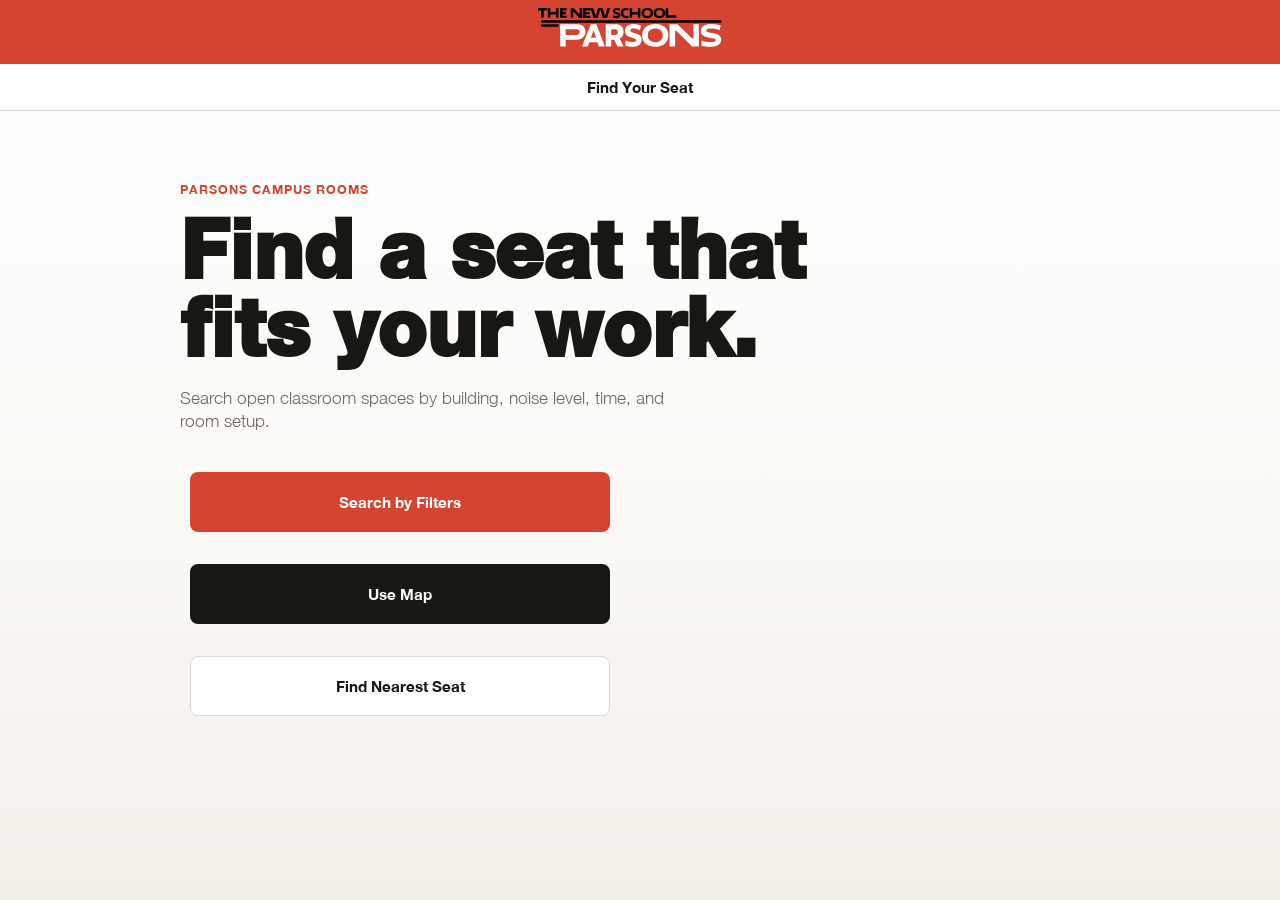
<file: index.html>
<!DOCTYPE html>
<html>

<head>
    <title>Find Your Seat</title>
    <link rel="stylesheet" href="styles.css">
    <meta name="viewport" content="width=device-width, initial-scale=1.0">
</head>

<body>

    <div class="header">
        <div class="header-top">
            <img src="assets/parsons_header.svg" alt="Parsons Logo">
        </div>
        <div class="header-bottom">
            <p><a href="index.html">Find Your Seat</a></p>
        </div>
    </div>

    <main class="home-panel">
        <p class="eyebrow">Parsons campus rooms</p>
        <h1>Find a seat that fits your work.</h1>
        <p class="intro">Search open classroom spaces by building, noise level, time, and room setup.</p>

        <div class="button_container">
            <a class="button1" href="filters.html">Search by Filters</a>
            <a class="button1 secondary" href="map.html">Use Map</a>
            <a class="button1 tertiary" href="results.html?sort=nearest">Find Nearest Seat</a>
        </div>
    </main>
    <script src="script.js"></script>
</body>

</html>
</file>
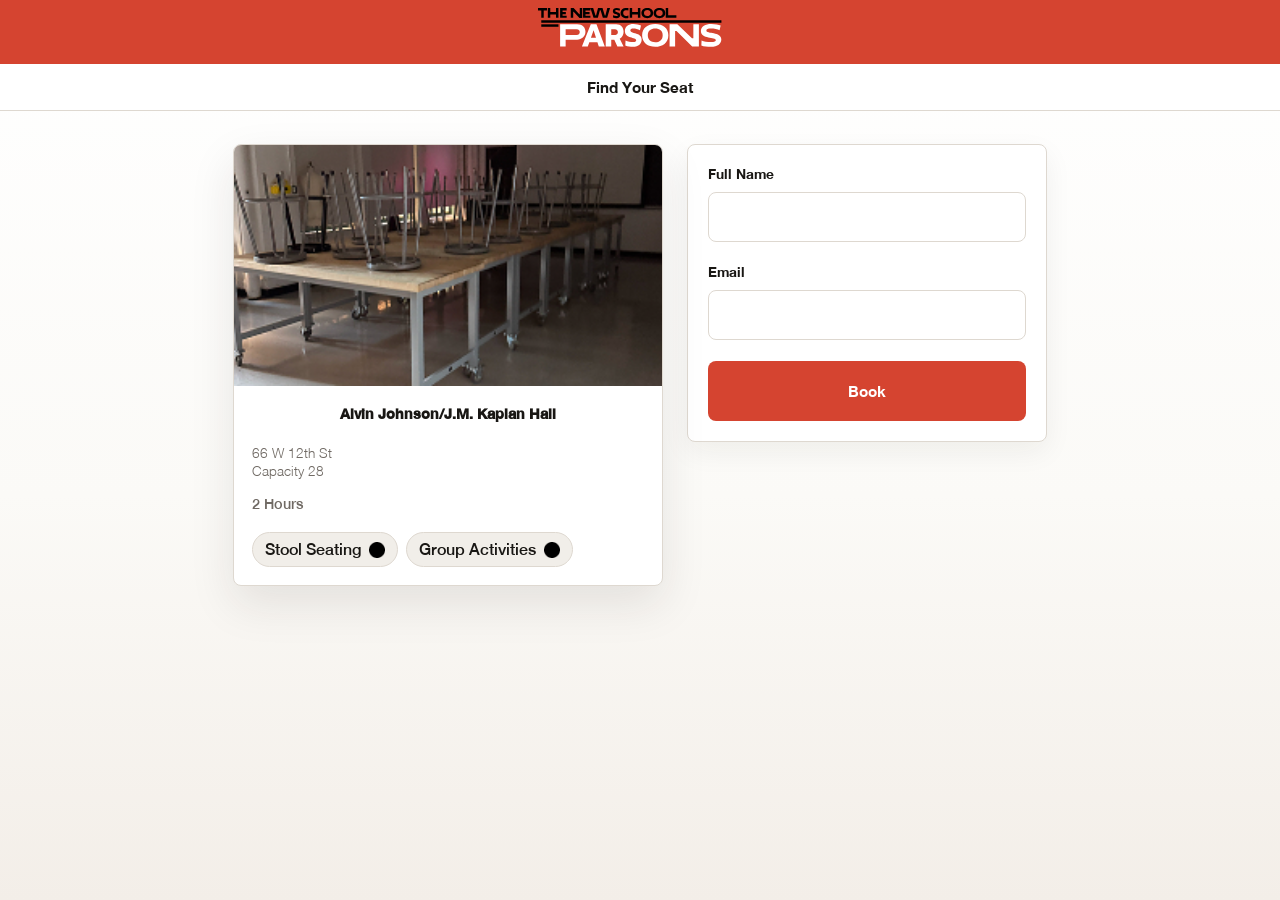
<file: booking.html>
<!DOCTYPE html>
<html>

<head>
    <title>Find Your Seat</title>
    <link rel="stylesheet" href="styles.css">
    <meta name="viewport" content="width=device-width, initial-scale=1.0">
</head>

<body>

    <div class="header">
        <div class="header-top">
            <img src="assets/parsons_header.svg" alt="Parsons Logo">
        </div>
        <div class="header-bottom">
            <p><a href="index.html">Find Your Seat</a></p>
        </div>
    </div>


    <div class="booking-container">
    
        <div class="booking">
            <img src="assets/img1.jpg" width="350">
            <h3 class="building buildingbook">Alvin Johnson/J.M. Kaplan Hall</h3>
            <p class="location">66 W 12th St</p>
            <p class="capacity">Capacity 28</p>
            <p class="hours">2 Hours</p>
            <div class="char-list">
                <span class="char">Stool Seating<img src="assets/char2.png" alt="checked"></span>
                <span class="char">Group Activities<img src="assets/char2.png" alt="checked"></span>
            </div>
        </div>


        <form class="info">
            <label for="fname">Full Name</label>
            <input type="text" id="fname" name="fname"><br><br>
            <label for="email">Email</label>
            <input type="text" id="email" name="email"><br><br>
            <!-- <input type="submit" value="Book Now" class="button1 bookingbutton"> -->
            <button class="button1 bookingbutton"type="submit"><a href="success.html">Book</a></button>
        </form>
    </div>


    <script src="script.js"></script>

</body>

</html>
</file>
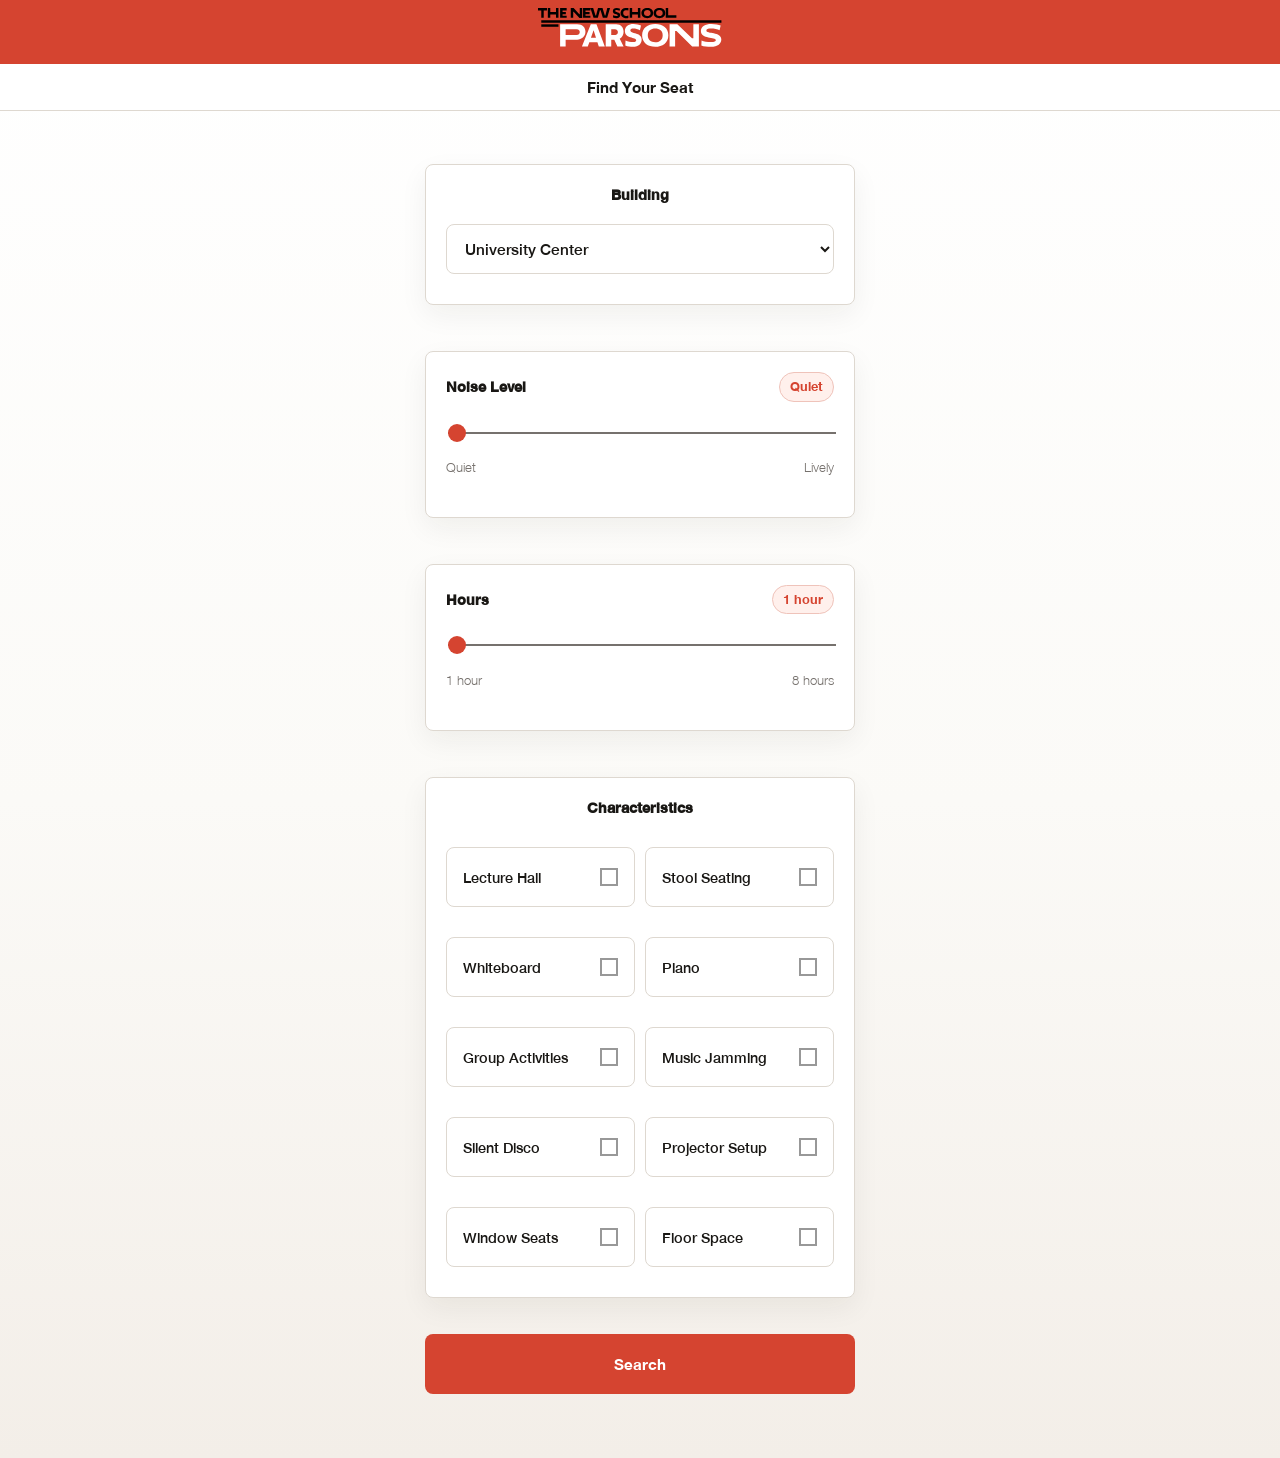
<file: filters.html>
<!DOCTYPE html>
<html>

<head>
    <title>Find Your Seat</title>
    <link rel="stylesheet" href="styles.css">
    <meta name="viewport" content="width=device-width, initial-scale=1.0">
</head>

<body>

    <div class="header">
        <div class="header-top">
            <img src="assets/parsons_header.svg" alt="Parsons Logo">
        </div>
        <div class="header-bottom">
            <p><a href="index.html">Find Your Seat</a></p>
        </div>
    </div>

    <form class="filter-form">
        <div class="filter-container">
            <div>
                <h3>Building</h3>
                <select class="building" size="1" id="building">
                    <option>University Center</option>
                    <option>Arnold Hall</option>
                    <option>Alvin Johnson/J.M. Kaplan Hall</option>
                    <option>Albert and Vera List Academic Center</option>
                    <option>Sheila C. Johnson Design Center</option>
                </select>
            </div>

            <div class="noise_container">
                <div class="slider_header">
                    <h3>Noise Level</h3>
                    <p id="noise-value">Quiet</p>
                </div>
                <input class="noise_slider" type="range" min="1" max="3" id="noise" value="1">
                <div class="slider_label">
                    <p>Quiet</p>
                    <p>Lively</p>
                </div>
            </div>

            <div class="hours_container">
                <div class="slider_header">
                    <h3>Hours</h3>
                    <p id="hours-value">1 hour</p>
                </div>
                <input class="hours_slider" type="range" min="1" max="8" id="hours" value="1">
                <div class="slider_label">
                    <p>1 hour</p>
                    <p>8 hours</p>
                </div>
            </div>

            <div class="char_container">
                <h3>Characteristics</h3>
                <button type="button" class="button2">
                    <p>Lecture Hall</p>
                    <img src="assets/char1.png" alt="unchecked">
                </button>

                <button type="button" class="button2">
                    <p>Stool Seating</p>
                    <img src="assets/char1.png" alt="unchecked">
                </button>

                <button type="button" class="button2">
                    <p>Whiteboard</p>
                    <img src="assets/char1.png" alt="unchecked">
                </button>

                <button type="button" class="button2">
                    <p>Piano</p>
                    <img src="assets/char1.png" alt="unchecked">
                </button>

                <button type="button" class="button2">
                    <p>Group Activities</p>
                    <img src="assets/char1.png" alt="unchecked">
                </button>

                <button type="button" class="button2">
                    <p>Music Jamming</p>
                    <img src="assets/char1.png" alt="unchecked">
                </button>

                <button type="button" class="button2">
                    <p>Silent Disco</p>
                    <img src="assets/char1.png" alt="unchecked">
                </button>

                <button type="button" class="button2">
                    <p>Projector Setup</p>
                    <img src="assets/char1.png" alt="unchecked">
                </button>

                <button type="button" class="button2">
                    <p>Window Seats</p>
                    <img src="assets/char1.png" alt="unchecked">
                </button>

                <button type="button" class="button2">
                    <p>Floor Space</p>
                    <img src="assets/char1.png" alt="unchecked">
                </button>
            </div>
            <button class="button1" type="submit"><a href="results.html">Search</a></button>
            <!-- <button class="button1" type="submit"><a href="results.html">Find Booking</a></button> -->
        </div>
    </form>
    <script src="script.js"></script>
    <script>
        var buttons = document.querySelectorAll(".button2");
        var i;

        for (i = 0; i < buttons.length; i++) {
            buttons[i].addEventListener("click", function () {
                this.classList.toggle("active");
            });
        }

        document.addEventListener("DOMContentLoaded", function () {
            var form2 = document.querySelector(".filter-form");
            var noiseSlider = document.getElementById("noise");
            var hoursSlider = document.getElementById("hours");
            var noiseValue = document.getElementById("noise-value");
            var hoursValue = document.getElementById("hours-value");

            function updateSliderLabels() {
                if (noiseSlider.value === "1") {
                    noiseValue.textContent = "Quiet";
                } else if (noiseSlider.value === "2") {
                    noiseValue.textContent = "Conversation";
                } else {
                    noiseValue.textContent = "Lively";
                }

                if (hoursSlider.value === "1") {
                    hoursValue.textContent = "1 hour";
                } else {
                    hoursValue.textContent = hoursSlider.value + " hours";
                }
            }

            noiseSlider.addEventListener("input", updateSliderLabels);
            hoursSlider.addEventListener("input", updateSliderLabels);
            updateSliderLabels();

            if (form2) {
                form2.addEventListener("submit", function (event) {
                    event.preventDefault();

                    var buildingSelect = document.getElementById("building");
                    var buildings = [];
                    var activeButtons = document.querySelectorAll(".button2.active");
                    var characteristics = [];
                    var noise = document.getElementById("noise").value;
                    var hours = document.getElementById("hours").value;
                    var j;

                    for (j = 0; j < buildingSelect.selectedOptions.length; j++) {
                        buildings.push(buildingSelect.selectedOptions[j].text);
                    }

                    for (j = 0; j < activeButtons.length; j++) {
                        characteristics.push(activeButtons[j].innerText);
                    }

                    console.log({
                        buildings: buildings,
                        noise: noise,
                        hours: hours,
                        characteristics: characteristics
                    });
                });
            }
        });
    </script>

</body>
</file>
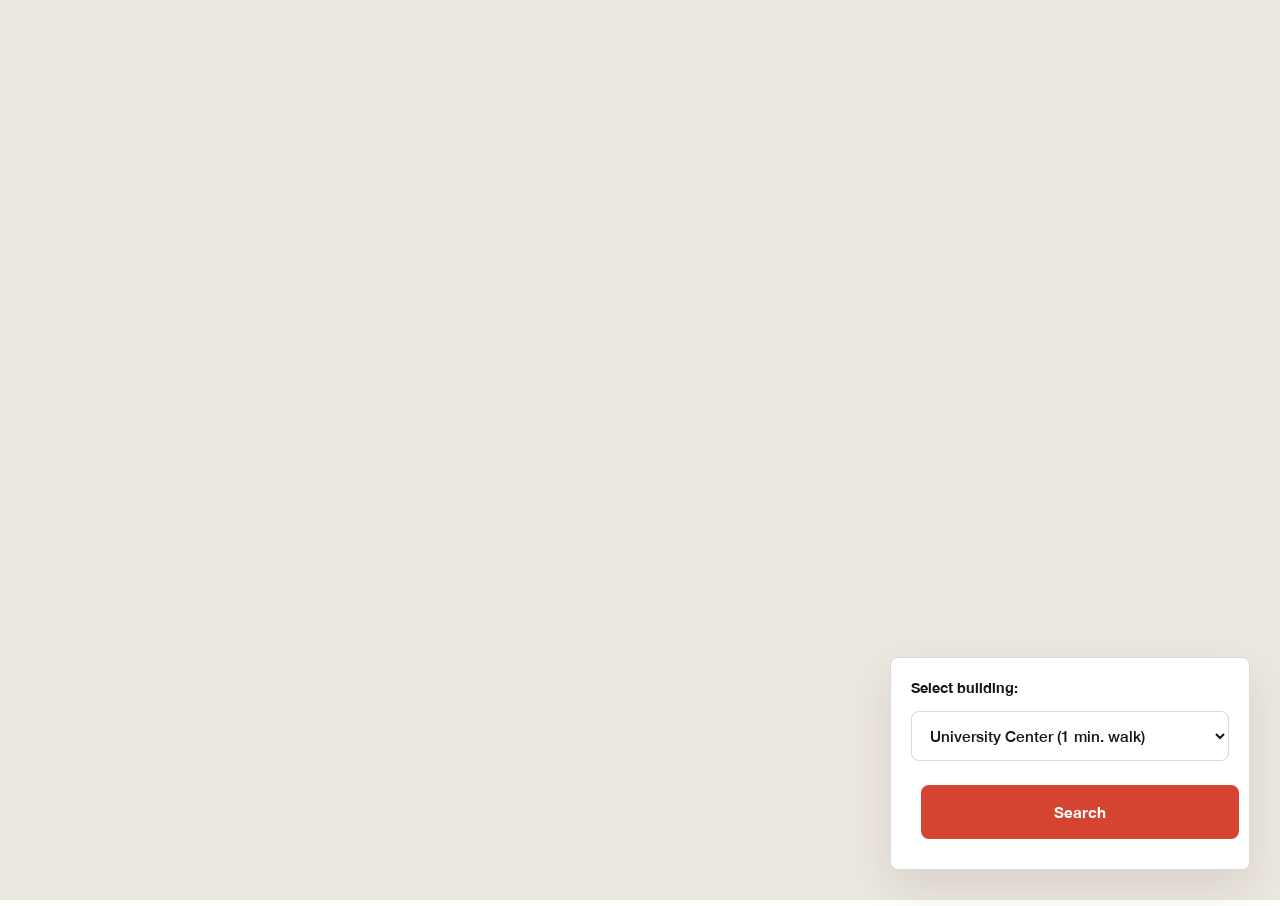
<file: map.html>
<!DOCTYPE html>
<html>
<head>
    <title>Find Your Seat</title>
    <link rel="stylesheet" href="styles.css">
    <meta name="viewport" content="width=device-width, initial-scale=1.0">
</head>

<body>
    <div class="map-container">
        <iframe 
            src="https://www.google.com/maps/d/embed?mid=1qj7YrowdshvhFGSEAO06N-kVspuh1ps&ehbc=2E312F"
        ></iframe>

        <form class="map-form" action="/action_page.php">
            <label for="bd">Select building:</label>
            <select name="buildings" id="bd" size="1">
                <option value="bd1">University Center (1 min. walk)</option>
                <option value="bd2">Arnhold Hall (3 min. walk)</option>
                <option value="bd3">Alvin Johnson / Kaplan Hall (3 min. walk)</option>
                <option value="bd4">Albert and Vera List Academic Center (2 min. walk)</option>
                <option value="bd5">Sheila C. Johnson Design Center (0 min. walk)</option>
            </select>
            <button class="button_map button1"type="submit"><a href="results.html">Search</a></button>
            <!-- <input class="button_map" type="submit" value="Search"> -->
        </form>
    </div>
    <script src="script.js"></script>
    <script>

    const form = document.querySelector(".map-form");

    form.addEventListener("submit", function(event) {
    event.preventDefault();

    const select = document.getElementById("bd");

    const selectedValues = Array.from(select.selectedOptions).map(option => option.value);
    const selectedText = Array.from(select.selectedOptions).map(option => option.text);

    console.log("Values:", selectedValues);
    console.log("Labels:", selectedText);
});
    </script>
</body>
</html>
</file>
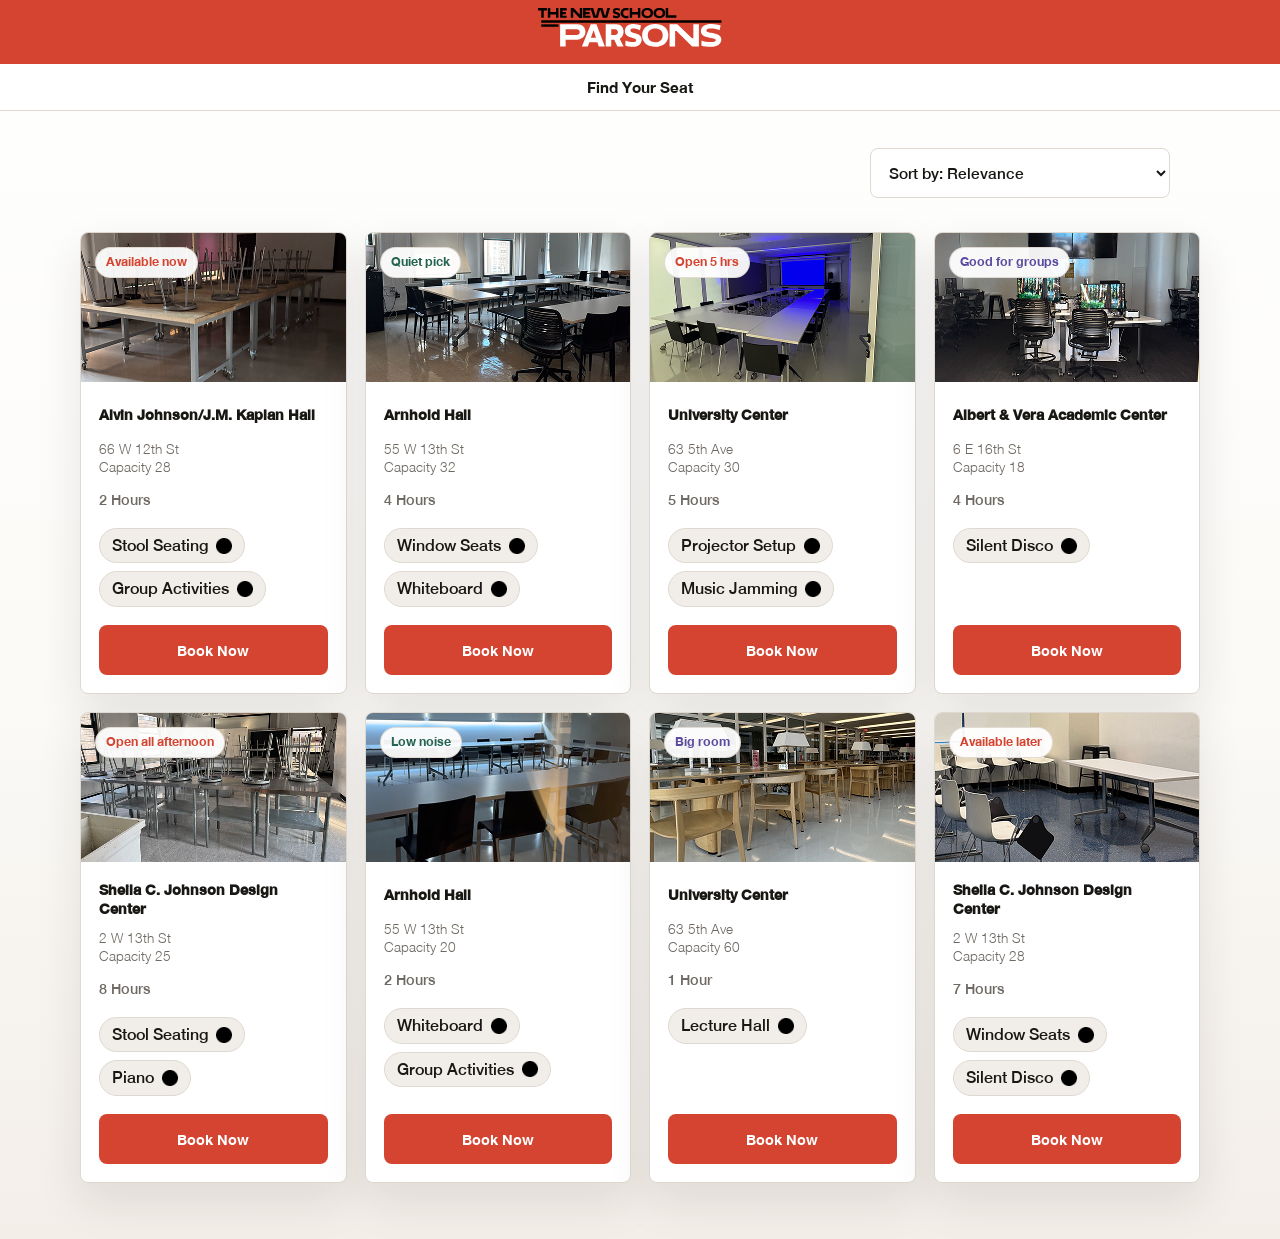
<file: results.html>
<!DOCTYPE html>
<html>

<head>
    <title>Find Your Seat</title>
    <link rel="stylesheet" href="styles.css">
    <meta name="viewport" content="width=device-width, initial-scale=1.0">
</head>

<body>

    <div class="header">
        <div class="header-top">
            <img src="assets/parsons_header.svg" alt="Parsons Logo">
        </div>
        <div class="header-bottom">
            <p><a href="index.html">Find Your Seat</a></p>
        </div>
    </div>


    <div class="results-container">
        <div>
            <select class="sort" size="1">
                <option value="relevance">Sort by: Relevance</option>
                <option value="nearest">Sort by: Nearest</option>
            </select>
        </div>

        <div class="allresults">
            <div class="result">
                <img src="assets/img1.jpg" alt="">
                <span class="availability-badge">Available now</span>
                <h3 class="building">Alvin Johnson/J.M. Kaplan Hall</h3>
                <p class="location">66 W 12th St</p>
                <p class="capacity">Capacity 28</p>
                <p class="hours">2 Hours</p>
                <div class="char-list">
                    <span class="char">Stool Seating<img src="assets/char2.png" alt="checked"></span>
                    <span class="char">Group Activities<img src="assets/char2.png" alt="checked"></span>
                </div>
                <button class="button1 resultbutton"><a href="booking.html">Book Now</a></button>
            </div>
            <div class="result">
                <img src="assets/img3.jpg" alt="">
                <span class="availability-badge quiet">Quiet pick</span>
                <h3 class="building">Arnhold Hall</h3>
                <p class="location">55 W 13th St</p>
                <p class="capacity">Capacity 32</p>
                <p class="hours">4 Hours</p>
                <div class="char-list">
                    <span class="char">Window Seats<img src="assets/char2.png" alt="checked"></span>
                    <span class="char">Whiteboard<img src="assets/char2.png" alt="checked"></span>
                </div>
                <button class="button1 resultbutton"><a href="">Book Now</a></button>
            </div>
            <div class="result">
                <img src="assets/img6.jpg" alt="">
                <span class="availability-badge">Open 5 hrs</span>
                <h3 class="building">University Center</h3>
                <p class="location">63 5th Ave</p>
                <p class="capacity">Capacity 30</p>
                <p class="hours">5 Hours</p>
                <div class="char-list">
                    <span class="char">Projector Setup<img src="assets/char2.png" alt="checked"></span>
                    <span class="char">Music Jamming<img src="assets/char2.png" alt="checked"></span>
                </div>
                <button class="button1 resultbutton"><a href="">Book Now</a></button>
            </div>
            <div class="result">
                <img src="assets/img2.jpg" alt="">
                <span class="availability-badge playful">Good for groups</span>
                <h3 class="building">Albert & Vera Academic Center</h3>
                <p class="location">6 E 16th St</p>
                <p class="capacity">Capacity 18</p>
                <p class="hours">4 Hours</p>
                <div class="char-list">
                    <span class="char">Silent Disco<img src="assets/char2.png" alt="checked"></span>
                </div>
                <button class="button1 resultbutton"><a href="">Book Now</a></button>
            </div>
            <div class="result">
                <img src="assets/img4.jpg" alt="">
                <span class="availability-badge">Open all afternoon</span>
                <h3 class="building">Sheila C. Johnson Design Center</h3>
                <p class="location">2 W 13th St</p>
                <p class="capacity">Capacity 25</p>
                <p class="hours">8 Hours</p>
                <div class="char-list">
                    <span class="char">Stool Seating<img src="assets/char2.png" alt="checked"></span>
                    <span class="char">Piano<img src="assets/char2.png" alt="checked"></span>
                </div>
                <button class="button1 resultbutton"><a href="">Book Now</a></button>
            </div>
            <div class="result">
                <img src="assets/img8.jpg" alt="">
                <span class="availability-badge quiet">Low noise</span>
                <h3 class="building">Arnhold Hall</h3>
                <p class="location">55 W 13th St</p>
                <p class="capacity">Capacity 20</p>
                <p class="hours">2 Hours</p>
                <div class="char-list">
                    <span class="char">Whiteboard<img src="assets/char2.png" alt="checked"></span>
                    <span class="char">Group Activities<img src="assets/char2.png" alt="checked"></span>
                </div>
                <button class="button1 resultbutton"><a href="">Book Now</a></button>
            </div>
            <div class="result">
                <img src="assets/img7.jpg" alt="">
                <span class="availability-badge playful">Big room</span>
                <h3 class="building">University Center</h3>
                <p class="location">63 5th Ave</p>
                <p class="capacity">Capacity 60</p>
                <p class="hours">1 Hour</p>
                <div class="char-list">
                    <span class="char">Lecture Hall<img src="assets/char2.png" alt="checked"></span>
                </div>
                <button class="button1 resultbutton"><a href="">Book Now</a></button>
            </div>
            <div class="result">
                <img src="assets/img5.jpg" alt="">
                <span class="availability-badge">Available later</span>
                <h3 class="building">Sheila C. Johnson Design Center</h3>
                <p class="location">2 W 13th St</p>
                <p class="capacity">Capacity 28</p>
                <p class="hours">7 Hours</p>
                <div class="char-list">
                    <span class="char">Window Seats<img src="assets/char2.png" alt="checked"></span>
                    <span class="char">Silent Disco<img src="assets/char2.png" alt="checked"></span>
                </div>
                <button class="button1 resultbutton"><a href="">Book Now</a></button>
            </div>
        </div>

    </div>

    <script src="script.js"></script>
</body>

</html>
</file>
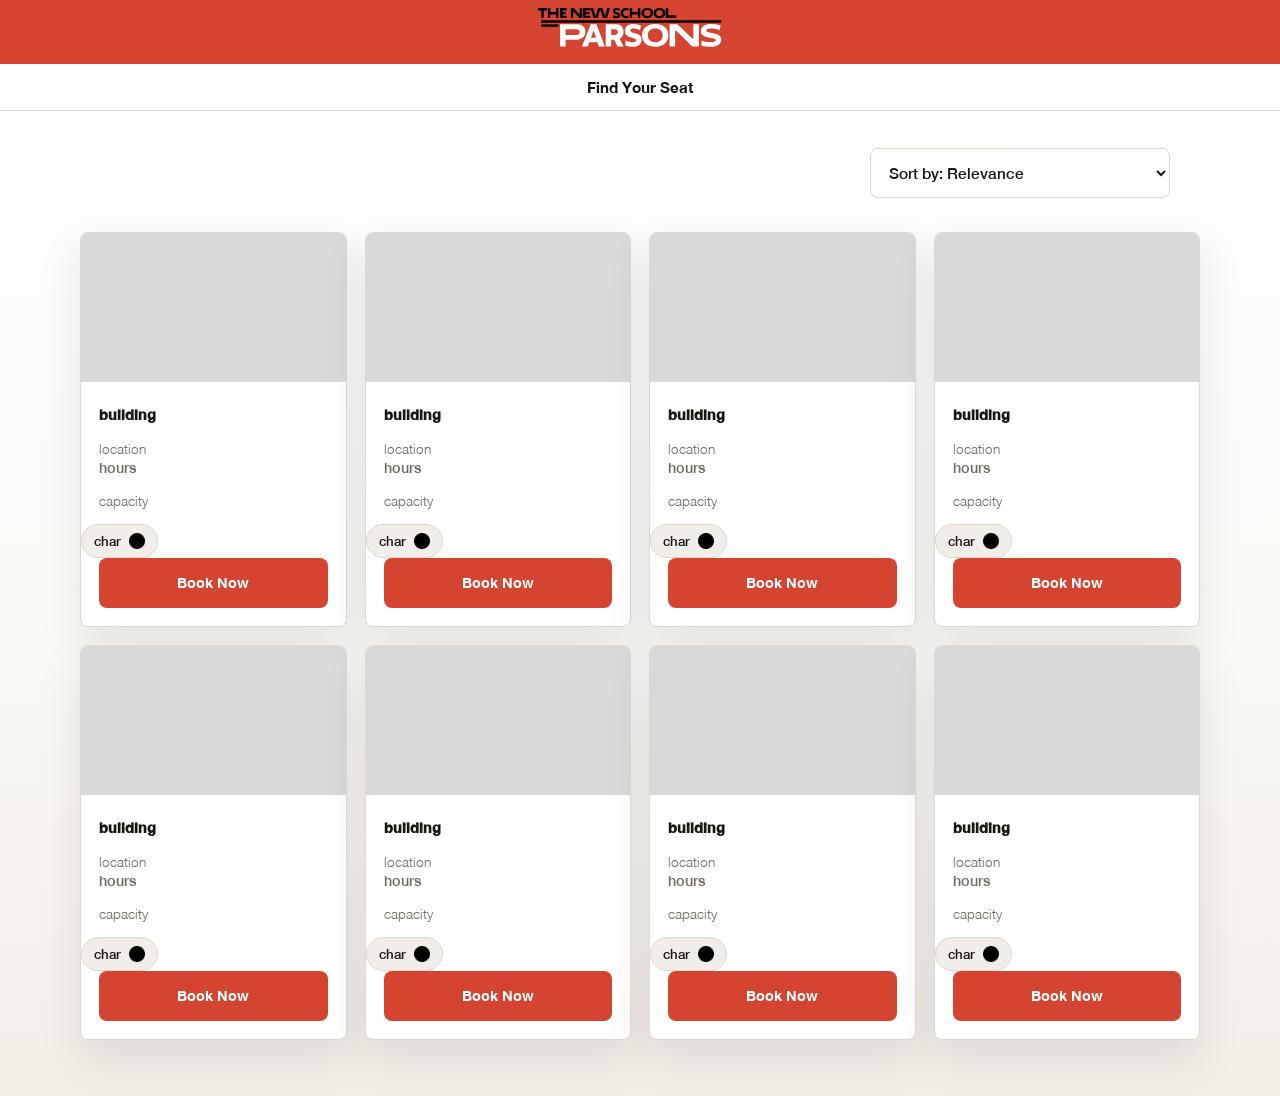
<file: results2.html>
<!DOCTYPE html>
<html>

<head>
    <title>Find Your Seat</title>
    <link rel="stylesheet" href="styles.css">
    <meta name="viewport" content="width=device-width, initial-scale=1.0">
</head>

<body>

    <div class="header">
        <div class="header-top">
            <img src="assets/parsons_header.svg" alt="Parsons Logo">
        </div>
        <div class="header-bottom">
            <p><a href="index.html">Find Your Seat</a></p>
        </div>
    </div>


    <div class="results-container">
        <div>
            <select class="sort" size="1">
                <option>Sort by: Relevance</option>
                <option>Sort by: Nearest</option>
            </select>
        </div>

        <div class="allresults">
            <div class="result">
                <img src="assets/sampleimg.png" alt="">
                <h3 class="building">building</h3>
                <p class="location">location</p>
                <p class="hours">hours</p>
                <p class="capacity">capacity</p>
                <button class="char">char <img src="assets/char2.png" alt="checked"></button>
                <button class="button1 resultbutton"><a href="booking.html">Book Now</a></button>
            </div>
            <div class="result">
                <img src="assets/sampleimg.png" alt="">
                <h3 class="building">building</h3>
                <p class="location">location</p>
                <p class="hours">hours</p>
                <p class="capacity">capacity</p>
                <button class="char">char <img src="assets/char2.png" alt="checked"></button>
                <button class="button1 resultbutton"><a href="booking.html">Book Now</a></button>
            </div>
            <div class="result">
                <img src="assets/sampleimg.png" alt="">
                <h3 class="building">building</h3>
                <p class="location">location</p>
                <p class="hours">hours</p>
                <p class="capacity">capacity</p>
                <button class="char">char <img src="assets/char2.png" alt="checked"></button>
                <button class="button1 resultbutton"><a href="booking.html">Book Now</a></button>
            </div>
            <div class="result">
                <img src="assets/sampleimg.png" alt="">
                <h3 class="building">building</h3>
                <p class="location">location</p>
                <p class="hours">hours</p>
                <p class="capacity">capacity</p>
                <button class="char">char <img src="assets/char2.png" alt="checked"></button>
                <button class="button1 resultbutton"><a href="booking.html">Book Now</a></button>
            </div>
            <div class="result">
                <img src="assets/sampleimg.png" alt="">
                <h3 class="building">building</h3>
                <p class="location">location</p>
                <p class="hours">hours</p>
                <p class="capacity">capacity</p>
                <button class="char">char <img src="assets/char2.png" alt="checked"></button>
                <button class="button1 resultbutton"><a href="booking.html">Book Now</a></button>
            </div>
            <div class="result">
                <img src="assets/sampleimg.png" alt="">
                <h3 class="building">building</h3>
                <p class="location">location</p>
                <p class="hours">hours</p>
                <p class="capacity">capacity</p>
                <button class="char">char <img src="assets/char2.png" alt="checked"></button>
                <button class="button1 resultbutton"><a href="booking.html">Book Now</a></button>
            </div>
            <div class="result">
                <img src="assets/sampleimg.png" alt="">
                <h3 class="building">building</h3>
                <p class="location">location</p>
                <p class="hours">hours</p>
                <p class="capacity">capacity</p>
                <button class="char">char <img src="assets/char2.png" alt="checked"></button>
                <button class="button1 resultbutton"><a href="booking.html">Book Now</a></button>
            </div>
            <div class="result">
                <img src="assets/sampleimg.png" alt="">
                <h3 class="building">building</h3>
                <p class="location">location</p>
                <p class="hours">hours</p>
                <p class="capacity">capacity</p>
                <button class="char">char <img src="assets/char2.png" alt="checked"></button>
                <button class="button1 resultbutton"><a href="booking.html">Book Now</a></button>
            </div>
        </div>

    </div>

    
    <script src="script.js"></script>
    <script>

    const data = [
    { location: "Alvin", room: 518, day: 4, timeStart: "17:30", timeEnd: "18:45", sound: 1, type: "C", capacity: 20 },
    { location: "Alvin", room: 517, day: 3, timeStart: "9:00", timeEnd: "11:40", sound: 2, type: "C", capacity: 45 },
    { location: "Alvin", room: 106, day: 4, timeStart: "16:00", timeEnd: "17:15", sound: 3, type: "B, C", capacity: 35 },
    { location: "Alvin", room: 601, day: 3, timeStart: "9:00", timeEnd: "11:40", sound: 1, type: "C", capacity: 15 },

    { location: "Arnhold", room: 202, day: 6, timeStart: "9:00", timeEnd: "11:40", sound: 2, type: "B, C", capacity: 20 },
    { location: "Arnhold", room: 930, day: 6, timeStart: "10:00", timeEnd: "11:40", sound: 3, type: "C", capacity: 45 },
    { location: "Arnhold", room: 930, day: 2, timeStart: "10:00", timeEnd: "11:40", sound: 1, type: "B", capacity: 30 },
    { location: "Arnhold", room: 450, day: 6, timeStart: "10:00", timeEnd: "11:40", sound: 2, type: "A, C", capacity: 40 },

    { location: "UC", room: 100, day: 3, timeStart: "12:20", timeEnd: "13:35", sound: 3, type: "C", capacity: 20 },
    { location: "UC", room: 617, day: [4, 6], timeStart: "9:00", timeEnd: "11:40", sound: 1, type: "C", capacity: 60 },
    { location: "UC", room: 617, day: [3, 6], timeStart: "16:00", timeEnd: "18:40", sound: 2, type: "C", capacity: 15 },
    { location: "UC", room: 205, day: 6, timeStart: "4:00", timeEnd: "18:40", sound: 3, type: "C", capacity: 25 },

    { location: "AlbertVera", room: 600, day: 4, timeStart: "19:00", timeEnd: "21:40", sound: 1, type: "B", capacity: 30 },
    { location: "AlbertVera", room: 912, day: 2, timeStart: "12:10", timeEnd: "14:50", sound: 2, type: "C", capacity: 50 },
    { location: "AlbertVera", room: 908, day: 6, timeStart: "12:10", timeEnd: "14:50", sound: 3, type: "A, C", capacity: 20 },
    { location: "AlbertVera", room: 908, day: [2, 5], timeStart: "9:00", timeEnd: "11:40", sound: 1, type: "", capacity: 25 },

    { location: "Sheila", room: 502, day: 4, timeStart: "12:10", timeEnd: "14:50", sound: 2, type: "C", capacity: 35 },
    { location: "Sheila", room: 501, day: 4, timeStart: "9:00", timeEnd: "11:40", sound: 3, type: "A, C", capacity: 20 },
    { location: "Sheila", room: 501, day: 2, timeStart: "16:00", timeEnd: "18:40", sound: 1, type: "C", capacity: 24 },
    { location: "Sheila", room: 501, day: 3, timeStart: "16:00", timeEnd: "18:40", sound: 2, type: "C", capacity: 45 }
    ];

        // const roomMap = {
        //     A: "Lecture Hall",
        //     B: "Stools",
        //     C: "Whiteboard"
        // };

        // const dayMap = {
        //     1: "Sunday",
        //     2: "Monday",
        //     3: "Tuesday",
        //     4: "Wednesday",
        //     5: "Thursday",
        //     6: "Friday",
        //     7: "Saturday"
        // };


    </script>
</body>

</html>
</file>
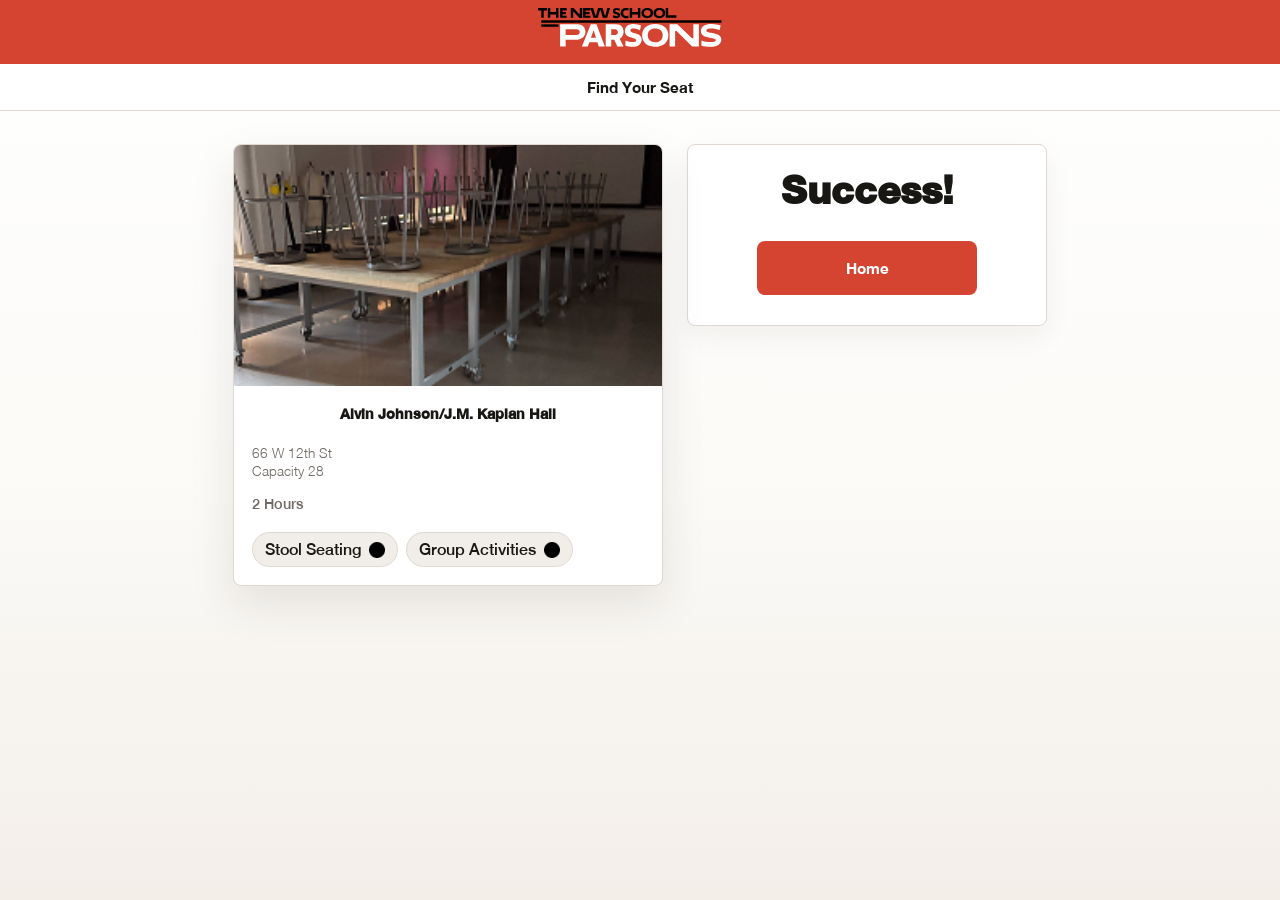
<file: success.html>
<!DOCTYPE html>
<html>

<head>
    <title>Find Your Seat</title>
    <link rel="stylesheet" href="styles.css">
    <meta name="viewport" content="width=device-width, initial-scale=1.0">
</head>

<body>

    <div class="header">
        <div class="header-top">
            <img src="assets/parsons_header.svg" alt="Parsons Logo">
        </div>
        <div class="header-bottom">
            <p><a href="index.html">Find Your Seat</a></p>
        </div>
    </div>


    <div class="booking-container">
    
        <div class="booking">
            <img src="assets/img1.jpg" width="350">
            <h3 class="building buildingbook">Alvin Johnson/J.M. Kaplan Hall</h3>
            <p class="location">66 W 12th St</p>
            <p class="capacity">Capacity 28</p>
            <p class="hours">2 Hours</p>
            <div class="char-list">
                <span class="char">Stool Seating<img src="assets/char2.png" alt="checked"></span>
                <span class="char">Group Activities<img src="assets/char2.png" alt="checked"></span>
            </div>
        </div>


        <form class="info success-card">
            <!-- <label for="fname">Full Name</label>
            <input type="text" id="fname" name="fname"><br><br>
            <label for="email">Email</label>
            <input type="text" id="email" name="email"><br><br> -->
            <!-- <input type="submit" value="Book Now" class="button1 bookingbutton"> -->
            <h2>Success!</h2>
            <a class="button_map button1 success-home" href="index.html">Home</a>
        </form>
    </div>


    <script src="script.js"></script>

</body>

</html>
</file>
<file: styles.css>
@font-face {
  font-family: Helvetica-Neue-Medium; 
  src: url(assets/fonts/HelveticaNeueMedium.ttf); 
}


@font-face {
  font-family: Helvetica-Neue-Bold; 
  src: url(assets/fonts/HelveticaNeueBd.ttf); 
}

@font-face {
  font-family: Helvetica-Neue-Heavy; 
  src: url(assets/fonts/HelveticaNeueHv.ttf); 
}

@font-face {
  font-family: Helvetica-Neue-Light; 
  src: url(assets/fonts/HelveticaNeueLight.ttf); 
}

@font-face {
  font-family: Helvetica-Neue-Thin; 
  src: url(assets/fonts/HelveticaNeueThin.ttf); 
}

:root {
  --red: #D54430;
  --reddark: #561007;
  --grey: #989898;
}

body {
    font-family: Helvetica-Neue-Medium, sans-serif; 
    padding: 0px;
    margin: 0px;
}

.header{
    width: 100%;
}

.header-top{
    background-color: var(--red);
    width: 100%;
    height: 70px;
    padding-top: 8px;
    display:flex;
    align-items: center;
    justify-content: center;
    flex-direction: column;
}

.header-bottom{
    display:flex;
    align-items: center;
    justify-content: center;
    flex-direction: column;
    width: 100%;
    height: 35px;
    font-family: Helvetica-Neue-Medium, sans-serif;
    border-bottom: 1px black solid;
}

.header-bottom a{
    text-decoration: none;
    color: black;
}

.button1{
    height: 60px;
    width: 300px;
    margin: 10px;
    background-color: var(--red); 
    border: none;
}

.button1:active{
    background-color: var(--reddark); 
}

.button1 a{
    text-decoration: none;
    color: white;
    font-family: Helvetica-Neue-Medium;
    font-size: 1.1em;
}

.button_container{
    margin-top: 40px;
    display:flex;
    align-items: center;
    justify-content: center;
    flex-direction: column;
}

@media only screen and (max-width: 350px) { /* 350 and down */ 
    .button1{
        height: 45px;
        width: 225px;
    }

    .button1 a{
        text-decoration: none;
        color: white;
        font-family: Helvetica-Neue-Medium;
        font-size: 1em;
    }


}

/* MAP*/

/* container becomes positioning reference */
.map-container {
  position: relative;
  width: 100vw;
  height: 100dvh;
}

/* full screen map */
iframe {
  width: 100%;
  height: 100%;
  border: 0;
  position: relative;
  z-index: 1;
}

/* form pinned bottom-right */
.map-form {
  position: absolute;
  bottom: 30px;
  right: 30px;
  z-index: 2;

  background: white; 
  padding: 20px;
  box-shadow: 0 4px 12px rgba(0,0,0,0.15);

  display: flex;
  flex-direction: column;
  gap: 20px;
}

select {
  min-width: 250px;
  height: 40px;
  width: 100%; 
  color: var(--grey);
  border: 1px solid var(--grey);
}

select option:checked {
  background-color: var(--red);
  color: white;
}

select:focus {
  outline: none;
  border: 2px solid var(--red);
}


.button_map {
  padding: 8px;
  cursor: pointer;
  background-color: var(--red);
  color: white;
  border: none;
  height: 40px;

}


@media only screen and (max-width: 480px) {
  .map-form {
    left: 0;
    right: 0;
    bottom: 0;
    width: 100%vh;
  }

    select {
    width: 100%;
    min-width: 150px;
  }

  .button_map {
    height: 45px;
  }
}



/* FILTER*/

.filter-container{
    display:flex;
    align-items: center;
    justify-content: center;
    flex-direction: column;
}

.filter-container div{
    margin: 20px;
}

.filter-container h3{
    text-align: center;
    margin: 15px;
    font-size: 1em;
}


.filter-container select{
    height: 60px;
    width: 300px;
    margin: 10px;
    border: 2px solid var(--grey);
    text-align: center;
    font-family: Helvetica-Neue, sans-serif;
    font-size: 1em;
    color: var(--grey);
}
select:focus {
  outline: none;
  border: 2px solid var(--red);
}


@media screen and (-webkit-min-device-pixel-ratio:0) {
    input[type='range'] {
        -webkit-appearance: none;
        background: transparent; /* important */
        width: 330px;
    }
    /* track*/
    input[type='range']::-webkit-slider-runnable-track {
        background-color:var(--grey);
        height: 2px;
    }
    /*circle*/
    input[type='range']::-webkit-slider-thumb {
        -webkit-appearance: none;
        width: 18px;
        height: 18px;
        background: var(--red);
        cursor: pointer;
        margin-top: -8px;
        border-radius: 50%;
        
    }
}

.slider_label{
    display:flex;
    align-items: center;
    justify-content: space-between;
    flex-direction: row;
    margin: 0px;
    padding: 0px;
    font-family: Helvetica-Neue-light, sans-serif;
    margin: 0px;
    padding: 0px;
    width: 300px;
}

.slider_label p{
    margin: 0px;
    padding: 0px;; 
    color: var(--grey);
}


.noise_container .hours_container {
    display:flex;
    align-items: center;
    justify-content: center;
}

.button2{
    height: 60px;
    width: 300px;
    margin: 10px;
    border: 2px var(--grey) solid;
    background-color: white;
    color: var(--grey);
    font-family: Helvetica-Neue-Medium, sans-serif;
    font-size: .9em;
    display:flex;
    align-items: center;
    justify-content: space-around;
    flex-direction: row;
}

.button2:hover{
        border: 2px var(--red) solid;
}

/* .button2:active{
    border: none;
    background-color: var(--grey);
    color: white;
} */

.button2.active {
    border: none;
    background-color: var(--grey);
    color: white;
}

.button2.active img {
    content: url("assets/char2.png");
}

/* .button2:active img {
    content: url("assets/char2.png");
} */

.char_container{
    display:flex;
    align-items: center;
    justify-content: center;
    flex-direction: column;
}

@media only screen and (max-width: 350px) { /* 350 and down */ 
    .button2{
        height: 45px;
        width: 225px;
    }

    .button2 a{
        font-size: 0.8em;
    }

    input[type='range'] {
        width: 250px;
    }

    .slider_label{
    width: 225px;
    }

    .filter-container select{
        height: 45px;
        width: 225px;
        font-size: 0.8em;
    }
}


/* results*/


.results-container{
    display:flex;
    align-items: center;
    justify-content: center;
    flex-direction: column;
    margin: 20px;
    gap: 20px;
}

.results-container h3{
    text-align: center;
    margin: 15px;
    font-size: 1em;
    display:flex;
    align-items: center;
    justify-content: center;
}


.results-container select{
    height: 60px;
    max-width: 300px;
    margin: 10px;
    border: 2px solid var(--grey);
    text-align: center;
    font-family: Helvetica-Neue-medium, sans-serif;
    font-size: 1em;
    color: var(--grey);
}

.result{
    border: 1px black solid;
    padding: 20px;
    display:flex;
    align-items: center;
    justify-content: center;
    flex-direction: column;
    max-width: 300px;
}

.result img{
    width: 100%; 
}

.building{
    font-family: Helvetica-Neue-Medium, sans-serif;
    margin-top: 0px;
}

.location{
    font-family: Helvetica-Neue-Light, sans-serif;
    font-size: 0.85em;
    margin: 0px;
}
.capacity{
    margin-top: 0;
}
.hours{
    margin-top: 0px;
    font-size: 0.9em;
}

.char{
    background-color: var(--grey);
    border: none;
    color: white; 
    padding-left: 11px;
    padding-top: 8px;
    padding-bottom: 8px;
    gap: 10px;
    display:flex;
    align-items: center;
    justify-content: center;
    flex-direction: row;
}

.char img{
    scale: 0.4;
}

.capacity{
    font-family: Helvetica-Neue-Light, sans-serif;
    font-size: 0.85em;
    margin-top: 0px;
}
.resultbutton{
    width: 100%;
    height: 50px;
    color: white; 
}

.resultbutton:active{
    background-color: var(--reddark);
}

.allresults{
    display: flex;
    flex-direction: row;
    justify-content: center;
    align-items: center;
    align-content: center;
    flex-wrap: wrap; 
    gap: 20px; 

}

@media only screen and (max-width: 350px) {
    .result{
        padding: 15px; 
    }
}

/*booking*/


.booking-container{
    display:flex;
    align-items: center;
    justify-content: center;
    flex-direction: column;
    margin: 20px;
    gap: 20px;
}

.booking-container h3{
    text-align: center;
    margin: 15px;
    font-size: 1em;
    display:flex;
    align-items: center;
    justify-content: center;
    flex-direction: column;
}


.booking-container select{
    height: 60px;
    width: 300px;
    margin: 10px;
    border: 2px solid var(--grey);
    text-align: center;
    font-family: Helvetica-Neue-medium, sans-serif;
    font-size: 1em;
    color: var(--grey);
}

.booking{
    padding: 20px;
    display:flex;
    align-items: center;
    justify-content: center;
    flex-direction: column;
}

.bookingbutton{
    color: white; 
    font-family: Helvetica-Neue-medium, sans-serif;
    font-size: 1em;
}

label {display: block;}


.bookingbutton:active{
    background-color: var(--reddark);
}

.info input[type=text]{
    border: 1px solid #ccc;
    width: 100%;
    height: 30px;
}

.info label{
    align-items: left;
}

.info h2{
    text-align: center;
}

.bookingbutton{
    margin: 0px;
}

@media only screen and (max-width: 380px) {
    .booking{
        padding: 15px;
    }
    .booking img{
        width: 100% ;
    }
    .bookingbutton{
        width: 200px;
    }



}

/* UI refresh */
:root {
  --red: #d54430;
  --reddark: #71190d;
  --grey: #76716d;
  --ink: #191714;
  --muted: #6f6963;
  --paper: #fbfaf7;
  --surface: #ffffff;
  --line: #ded8d0;
  --soft-red: #fff0ec;
  --shadow: 0 18px 45px rgba(38, 31, 25, 0.1);
}

* {
  box-sizing: border-box;
}

body {
  background:
    linear-gradient(180deg, #ffffff 0%, var(--paper) 55%, #f3eee8 100%);
  color: var(--ink);
  min-height: 100vh;
  font-family: Helvetica-Neue-Medium, Helvetica, Arial, sans-serif;
  line-height: 1.35;
}

.header {
  background: var(--surface);
  box-shadow: 0 1px 0 var(--line);
  position: sticky;
  top: 0;
  z-index: 10;
}

.header-top {
  height: 64px;
  padding: 0 18px;
  background: var(--red);
}

.header-top img {
  max-width: min(86vw, 520px);
  height: auto;
}

.header-bottom {
  height: 46px;
  border-bottom: 0;
  font-family: Helvetica-Neue-Bold, Helvetica, Arial, sans-serif;
  letter-spacing: 0;
}

.header-bottom p {
  margin: 0;
}

.header-bottom a {
  color: var(--ink);
  font-size: 0.95rem;
}

.header-bottom a:hover {
  color: var(--red);
}

.home-panel {
  width: min(920px, calc(100% - 32px));
  margin: 0 auto;
  padding: clamp(44px, 8vh, 86px) 0;
}

.eyebrow {
  color: var(--red);
  font-family: Helvetica-Neue-Bold, Helvetica, Arial, sans-serif;
  font-size: 0.78rem;
  letter-spacing: 0.08em;
  margin: 0 0 12px;
  text-transform: uppercase;
}

.home-panel h1 {
  max-width: 720px;
  margin: 0;
  font-family: Helvetica-Neue-Heavy, Helvetica, Arial, sans-serif;
  font-size: clamp(2.4rem, 7vw, 5rem);
  line-height: 0.98;
  letter-spacing: 0;
}

.intro {
  max-width: 520px;
  margin: 18px 0 28px;
  color: var(--muted);
  font-family: Helvetica-Neue-Light, Helvetica, Arial, sans-serif;
  font-size: 1.08rem;
}

.button_container {
  align-items: stretch;
  gap: 12px;
  margin-top: 30px;
  width: min(100%, 420px);
}

.button1,
.button_map,
.resultbutton,
.bookingbutton {
  border: 0;
  border-radius: 8px;
  background: var(--red);
  color: white;
  cursor: pointer;
  display: inline-flex;
  align-items: center;
  justify-content: center;
  min-height: 54px;
  padding: 0 18px;
  text-decoration: none;
  width: 100%;
  font-family: Helvetica-Neue-Bold, Helvetica, Arial, sans-serif;
  font-size: 0.95rem;
  text-transform: none;
  transition: background 160ms ease, box-shadow 160ms ease, transform 160ms ease;
}

.button1:hover,
.button_map:hover,
.resultbutton:hover,
.bookingbutton:hover {
  background: #bf3424;
  box-shadow: 0 10px 24px rgba(213, 68, 48, 0.25);
  transform: translateY(-1px);
}

.button1:active,
.button_map:active,
.resultbutton:active,
.bookingbutton:active {
  background: var(--reddark);
  transform: translateY(0);
}

.button1.secondary {
  background: var(--ink);
}

.button1.secondary:hover {
  background: #2d2924;
  box-shadow: 0 10px 24px rgba(25, 23, 20, 0.18);
}

.button1.tertiary {
  background: var(--surface);
  color: var(--ink);
  border: 1px solid var(--line);
}

.button1.tertiary:hover {
  background: var(--soft-red);
  border-color: #efb3a9;
  box-shadow: none;
}

.button1 a,
.button_map a,
.bookingbutton a,
.resultbutton a {
  color: inherit;
  display: flex;
  align-items: center;
  justify-content: center;
  width: 100%;
  height: 100%;
  text-decoration: none;
  font-family: inherit;
  font-size: inherit;
}

.filter-form,
.results-container,
.booking-container {
  width: min(1120px, calc(100% - 28px));
  margin: 0 auto;
}

.filter-container,
.booking-container {
  padding: 34px 0 54px;
}

.filter-container {
  gap: 6px;
}

.filter-container div,
.filter-container select,
.button2 {
  margin-left: 0;
  margin-right: 0;
}

.filter-container h3,
.results-container h3,
.booking-container h3 {
  color: var(--ink);
  font-family: Helvetica-Neue-Bold, Helvetica, Arial, sans-serif;
  font-size: 0.9rem;
  margin: 0 0 10px;
}

.filter-container > div,
.info {
  width: min(100%, 430px);
  background: var(--surface);
  border: 1px solid var(--line);
  border-radius: 8px;
  padding: 20px;
  box-shadow: 0 10px 28px rgba(38, 31, 25, 0.06);
}

.filter-container > .button1 {
  width: min(100%, 430px);
}

.filter-container select,
.results-container select,
.booking-container select,
select,
.info input[type=text] {
  width: 100%;
  min-width: 0;
  height: 50px;
  border: 1px solid var(--line);
  border-radius: 8px;
  background: #fff;
  color: var(--ink);
  font-family: Helvetica-Neue-Medium, Helvetica, Arial, sans-serif;
  font-size: 0.96rem;
  padding: 0 14px;
  text-align: left;
}

.filter-container select:focus,
.results-container select:focus,
.booking-container select:focus,
select:focus,
.info input[type=text]:focus {
  border: 2px solid var(--red);
  outline: none;
  box-shadow: 0 0 0 4px rgba(213, 68, 48, 0.12);
}

input[type='range'] {
  width: 100%;
  accent-color: var(--red);
}

.slider_label {
  width: 100%;
  color: var(--muted);
  font-size: 0.82rem;
}

.slider_header {
  align-items: center;
  display: flex;
  justify-content: space-between;
  gap: 12px;
  margin: 0 0 16px;
  padding: 0;
  width: 100%;
}

.filter-container .slider_header {
  margin: 0 0 16px;
  padding: 0;
}

.slider_header h3,
.slider_header p {
  margin: 0;
}

.slider_header p {
  background: var(--soft-red);
  border: 1px solid #efc3ba;
  border-radius: 999px;
  color: var(--red);
  flex: 0 0 auto;
  font-family: Helvetica-Neue-Bold, Helvetica, Arial, sans-serif;
  font-size: 0.8rem;
  padding: 5px 10px;
}

.button2 {
  width: 100%;
  border: 1px solid var(--line);
  border-radius: 8px;
  color: var(--ink);
  justify-content: space-between;
  padding: 0 16px;
}

.button2:hover {
  border-color: var(--red);
  background: var(--soft-red);
}

.button2.active {
  background: var(--ink);
  color: #fff;
  border: 1px solid var(--ink);
}

.button2 p {
  margin: 0;
}

.char_container {
  display: grid;
  gap: 10px;
  grid-template-columns: repeat(2, minmax(0, 1fr));
}

.char_container h3 {
  grid-column: 1 / -1;
}

.char_container .button2 {
  min-height: 58px;
}

.results-container {
  padding: 28px 0 56px;
}

.results-container > div:first-child {
  width: min(100%, 340px);
  margin-left: auto;
  margin-bottom: 4px;
}

.allresults {
  align-items: stretch;
  display: grid;
  grid-template-columns: repeat(auto-fit, minmax(230px, 1fr));
  gap: 18px;
  width: 100%;
}

.result,
.booking {
  align-items: stretch;
  background: var(--surface);
  border: 1px solid var(--line);
  border-radius: 8px;
  box-shadow: var(--shadow);
  max-width: none;
  overflow: hidden;
  padding: 0;
  position: relative;
}

.result img,
.booking img {
  aspect-ratio: 16 / 9;
  display: block;
  object-fit: cover;
  width: 100%;
}

.availability-badge {
  background: rgba(255, 255, 255, 0.94);
  border: 1px solid rgba(222, 216, 208, 0.9);
  border-radius: 999px;
  color: var(--red);
  font-family: Helvetica-Neue-Bold, Helvetica, Arial, sans-serif;
  font-size: 0.78rem;
  left: 14px;
  padding: 6px 10px;
  position: absolute;
  top: 14px;
  z-index: 1;
}

.availability-badge.quiet {
  color: #246450;
}

.availability-badge.playful {
  color: #5b4a9f;
}

.result .building,
.booking .building {
  justify-content: flex-start;
  min-height: 48px;
  padding: 18px 18px 0;
  text-align: left;
}

.result p,
.booking p {
  padding: 0 18px;
}

.location,
.capacity,
.hours {
  color: var(--muted);
}

.char {
  align-self: flex-start;
  background: #f1eee9;
  border: 1px solid var(--line);
  border-radius: 999px;
  color: var(--ink);
  display: inline-flex;
  align-items: center;
  font-family: Helvetica-Neue-Medium, Helvetica, Arial, sans-serif;
  gap: 8px;
  min-height: 34px;
  padding: 6px 12px;
}

.char-list {
  display: flex;
  flex-wrap: wrap;
  gap: 8px;
  margin: 4px 18px 18px;
}

.booking .char {
  margin: 4px 18px 18px;
}

.booking .char-list .char {
  margin: 0;
}

.char img {
  filter: brightness(0);
  height: 16px;
  width: 16px;
  scale: 1;
}

.resultbutton {
  align-self: stretch;
  border-radius: 8px;
  font-size: 0.9rem;
  margin: auto 18px 18px;
  min-height: 44px;
  margin-top: auto;
  width: auto;
}

.booking-container {
  display: grid;
  grid-template-columns: minmax(260px, 430px) minmax(260px, 360px);
  align-items: start;
  justify-content: center;
  gap: 24px;
}

.booking {
  width: 100%;
}

.info {
  margin-top: 0;
}

.info label {
  color: var(--ink);
  font-family: Helvetica-Neue-Bold, Helvetica, Arial, sans-serif;
  font-size: 0.86rem;
  margin-bottom: 8px;
}

.info h2 {
  font-family: Helvetica-Neue-Heavy, Helvetica, Arial, sans-serif;
  font-size: clamp(2rem, 8vw, 4rem);
  line-height: 1;
  margin: 8px 0 24px;
}

.success-card {
  align-items: center;
  display: flex;
  flex-direction: column;
  text-align: center;
}

.success-card h2 {
  font-size: clamp(1.6rem, 5vw, 2.4rem);
  margin: 6px 0 22px;
}

.success-home {
  width: min(100%, 220px);
}

.map-container {
  background: #ece7df;
  height: calc(100dvh - 0px);
}

.map-form {
  border: 1px solid var(--line);
  border-radius: 8px;
  box-shadow: var(--shadow);
  gap: 14px;
  width: min(360px, calc(100vw - 40px));
}

.map-form label {
  color: var(--ink);
  font-family: Helvetica-Neue-Bold, Helvetica, Arial, sans-serif;
  font-size: 0.9rem;
}

@media only screen and (max-width: 720px) {
  .home-panel {
    padding-top: 38px;
  }

  .booking-container {
    display: flex;
    align-items: stretch;
  }

  .booking-container .booking,
  .booking-container .info {
    max-width: none;
    width: 100%;
  }

  .results-container > div:first-child {
    margin-left: 0;
    width: 100%;
  }

  .map-form {
    left: 14px;
    right: 14px;
    bottom: 14px;
    width: auto;
    padding: 16px;
  }
}

@media only screen and (max-width: 380px) {
  .button1,
  .button2,
  .filter-container select,
  .booking-container select {
    width: 100%;
  }

  .filter-container > div,
  .info {
    padding: 16px;
  }

  .char_container {
    grid-template-columns: 1fr;
  }
}
</file>
